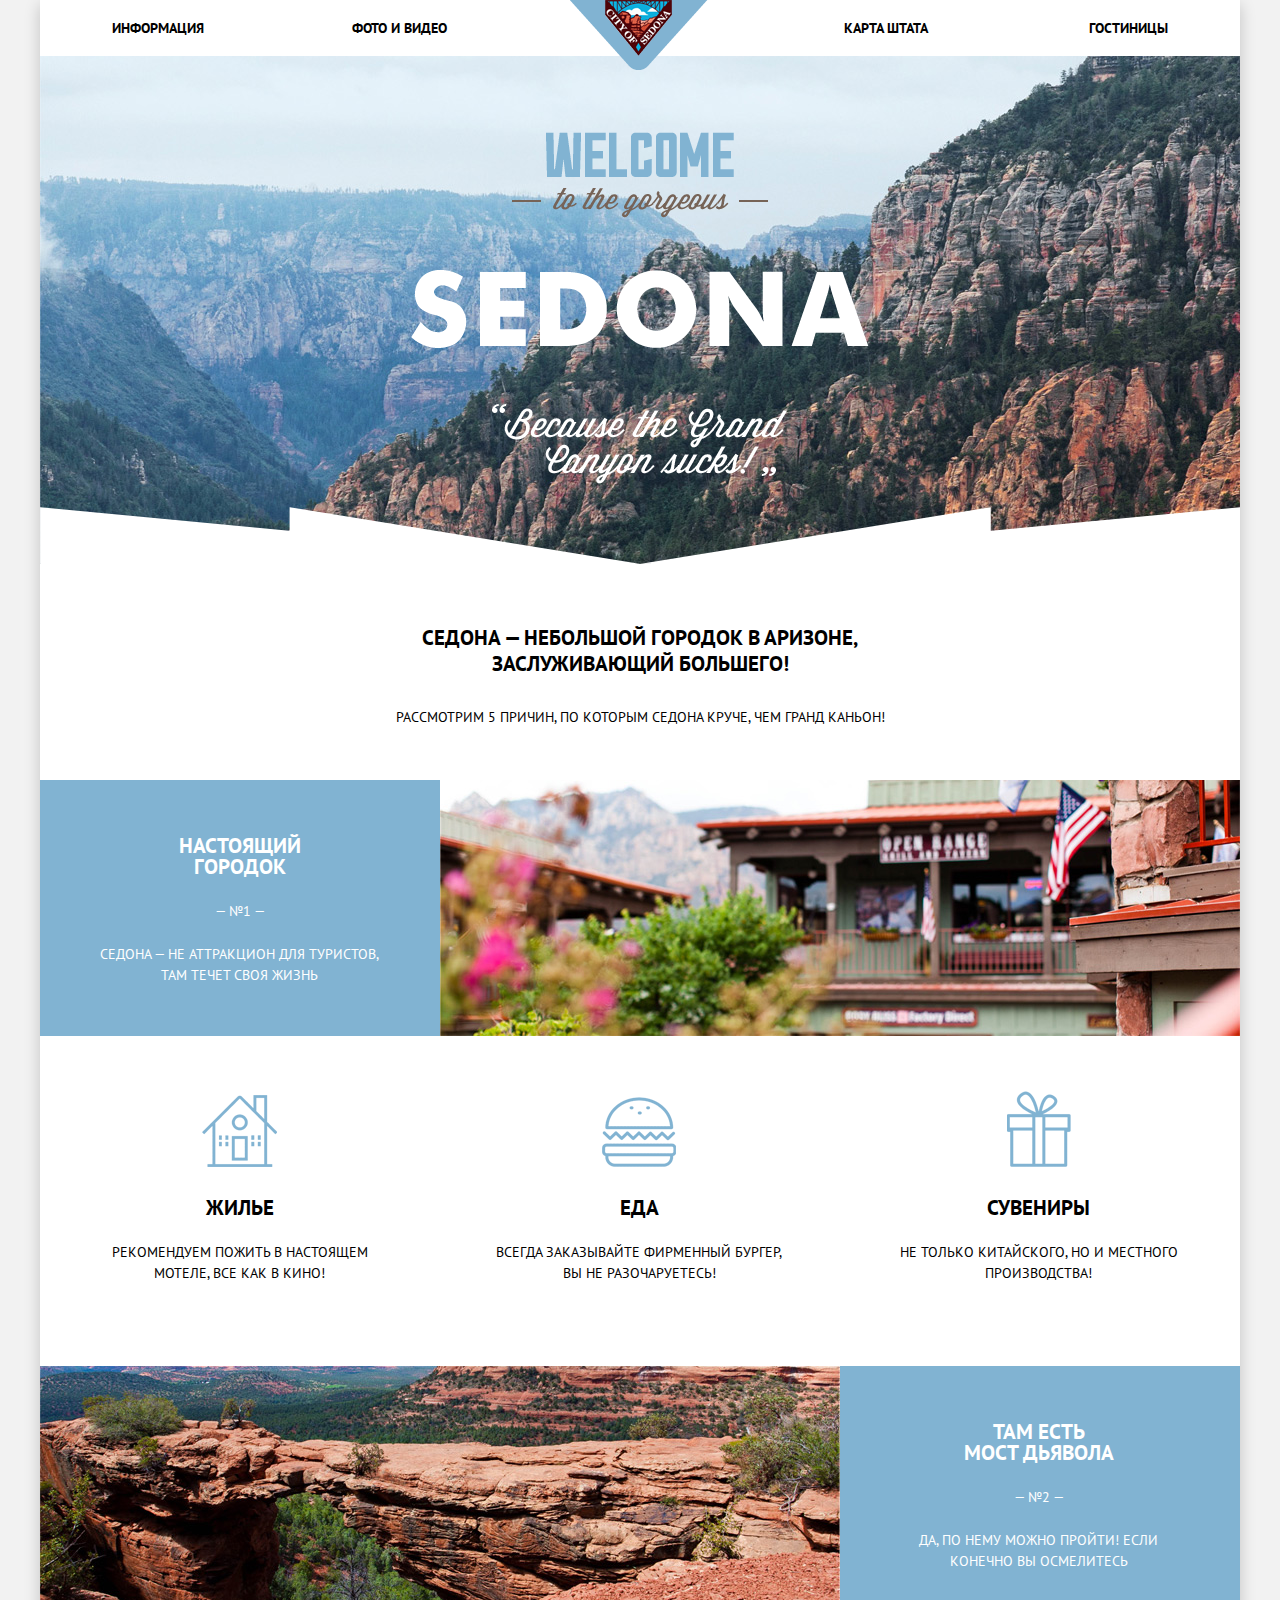
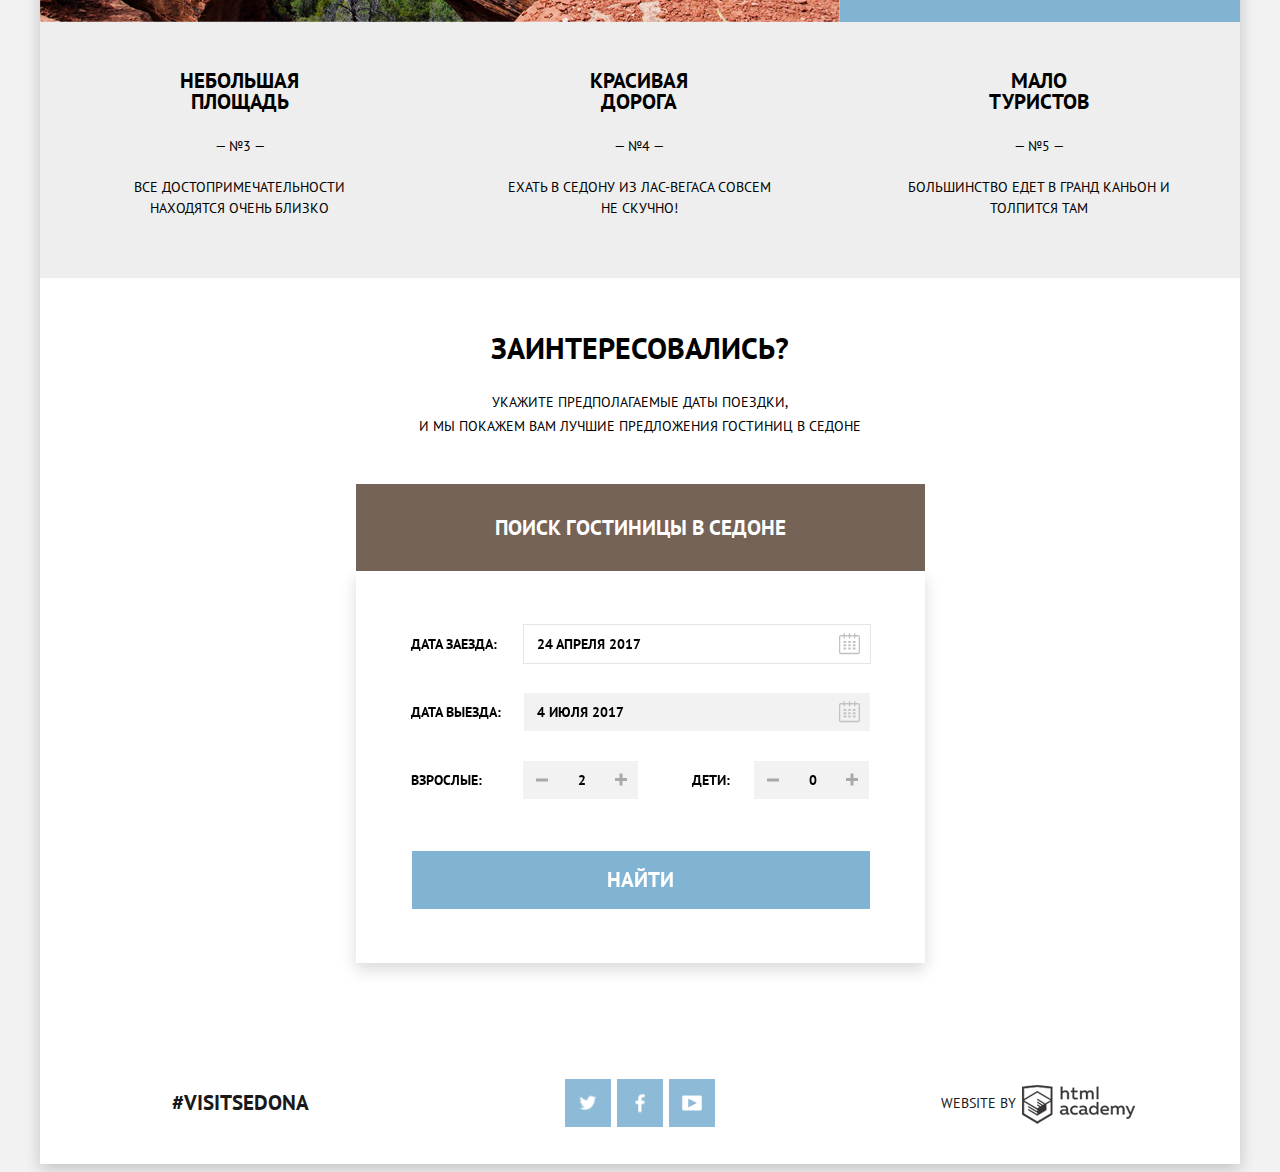
<file: index.html>
<!DOCTYPE html>
<html lang="ru">
	<head>
		<meta charset="utf-8">
		<title> HTML Academy: Седона </title>
		<link href="https://fonts.googleapis.com/css?family=PT+Sans&amp;subset=cyrillic,cyrillic-ext" rel="stylesheet">
		<link href="css/normalize.css" rel="stylesheet">
		<link href="css/style.min.css" rel="stylesheet">
	</head>
	<body>
		<div class="main-container">
			<header class="main-header">
				<nav class="main-navigation">
					<ul class="clearfix">
						<li>
							<a href="#"> Информация </a>
						</li>
						<li>
							<a href="hotels.html"> Гостиницы </a>
						</li>
						<li>
							<a href="#"> Фото и видео </a>
						</li>
						<li>
							<a href="#"> Карта штата </a>
						</li>
					</ul>
				</nav>
				<div class="index-logo">
					<img src="img/sedona-logo.png" width="138" height="70" alt="Логотип">
				</div>
			</header>

			<main class="main-content">
				<div class="index-background">
					<img  src="img/background-photo-5.jpg" width="1200" height="508" alt="Горы">
				</div>

				<p class="advertise">
				Седона &#8212; небольшой городок в Аризоне, 
				заслуживающий большего! </p>

				<p class="advertise-details">
				Рассмотрим 5 причин, по которым Седона круче, 
				чем Гранд Каньон! </p>

				<div class="block-blue clearfix">
					<div class="feature">
						<h2> Настоящий городок </h2>
						<span> &#8212; №1 &#8212; </span>
						<p> Седона &#8212; не аттракцион для туристов,
						там течет своя жизнь </p>
					</div>

					<div class="image">
						<img src="img/reason-1.jpg" width="800" height="256" alt="Изображение-1">
					</div>
				</div>

				<div class="recommendations clearfix">
					<div class="feature">
						<img src="img/house1.png" width="76" height="76" alt="Жилье">
						<h2> Жилье </h2>
						<p> Рекомендуем пожить в настоящем мотеле, все как в кино! </p>
					</div>
					<div class="feature">
						<img src="img/food1.png" width="76" height="76" alt="Еда">
						<h2> Еда </h2>
						<p> Всегда заказывайте фирменный бургер, вы не разочаруетесь! </p>
					</div>
					<div class="feature">
						<img src="img/souvenirs1.png" width="76" height="76" alt="Сувениры">
						<h2> Сувениры </h2>
						<p> Не только китайского, но и местного производства! </p>
					</div>
				</div>

				<div class="block-blue clearfix">
					<div class="image">
						<img src="img/reason-2.jpg" width="800" height="256" alt="Изображение-2">
					</div>
					<div class="feature">
						<h2> Там есть <br> мост дьявола </h2>
						<span> &#8212; №2 &#8212; </span>
						<p> Да, по нему можно пройти! Если конечно вы осмелитесь </p>
					</div>
				</div>

				<div class="block-gray clearfix">
					<div class="feature">
						<h2> Небольшая площадь </h2>
						<span> &#8212; №3 &#8212; </span>
						<p> Все достопримечательности находятся очень близко </p>
					</div>
					<div class="feature">
						<h2> Красивая дорога </h2>
						<span> &#8212; №4 &#8212; </span>
						<p> Ехать в Седону из Лас-Вегаса совсем не скучно! </p>
					</div>
					<div class="feature">
						<h2> Мало туристов </h2>
						<span> &#8212; №5 &#8212; </span>
						<p> Большинство едет в Гранд каньон и толпится там </p>
					</div>
				</div>
				<div class="order">
					<h2> Заинтересовались? </h2>
					<p> Укажите предполагаемые даты поездки, <br>
					и мы покажем вам лучшие предложения гостиниц в Седоне </p>
					<a class="search" href="popup.html"> Поиск гостиницы в Седоне </a>
				</div>

				<div class="map">
					<iframe class="hidden" src="https://www.google.com/maps/embed?pb=!1m18!1m12!1m3!1d839449.138613796!2d-111.82500800082938!3d34.72791908865979!2m3!1f0!2f0!3f0!3m2!1i1024!2i768!4f13.1!3m3!1m2!1s0x872da132f942b00d%3A0x5548c523fa6c8efd!2z0KHQtdC00L7QvdCwLCDQkNGA0LjQt9C-0L3QsCA4NjMzNiwg0KHQqNCQ!5e0!3m2!1sru!2sru!4v1487155406762" width="1200" height="593" style="border:0" allowfullscreen></iframe>

					<img src="img/map.jpg" width="1200" height="593" alt="Изображение карты">

					<form class="modal-order-form emergence" action="#" method="post">
						<div class="modal-block-long">
							<label class="modal-block-name" for="d-date-id">
								Дата заезда:
							</label>
							<input class="long" id="d-date-id" type="text" name="departure-date" value="24 апреля 2017">
							<button class="calendar" name="c" type="button"></button>
						</div>

						<div class="modal-block-long">
							<label class="modal-block-name" for="a-date-id">
								Дата выезда:
							</label>
							<input class="long" id="a-date-id" type="text" name="arrival-date" value="4 июля 2017">
							<button class="calendar" name="c" type="button"></button>
						</div>

						<div class="modal-block-short adults">
							<label class="modal-block-name" for="adults-id">
								Взрослые:
							</label>
 							<div class="people-quantity">
								<button class="p-quantity minus" name="m" type="button" title="Уменьшить количество"></button>
								<input class="short" id="adults-id" type="text" name="adults" value="2">
								<button class="p-quantity plus" name="p" type="button" title="Увеличить количество"></button>
							</div>
						</div>

						<div class="modal-block-short child">
							<label class="modal-block-name child-name" for="children-id">
								Дети:
							</label>
							<div class="people-quantity">
								<button class="p-quantity minus" name="m" type="button" title="Уменьшить количество"></button>
								<input class="short" id="children-id" type="text" name="children" value="0">
								<button class="p-quantity plus" name="p" type="button" title="Увеличить количество"></button>
							</div>
						</div>
						<button class="modal-search" type="submit"> Найти </button>
					</form>
				</div>
			</main>

			<footer class="main-footer footer-abs clearfix">
				<div class="footer-hashtag">
					<a href="#">#visitsedona</a>
				</div>
				<div class="footer-social">
					<a class="social-btn social-btn-tw" href="#"> Twitter </a>
					<a class="social-btn social-btn-fb" href="#"> Facebook </a>
					<a class="social-btn social-btn-yt" href="#"> YouTube </a>
				</div>
				<div class="footer-copyright">
					Website by
					<a class="btn" href="https://htmlacademy.ru">
						Ссылка на сайт HTML Academy
					</a>
				</div>
			</footer>

		</div>
		<script src="js/popup.min.js"></script>
	</body>
</html>
</file>
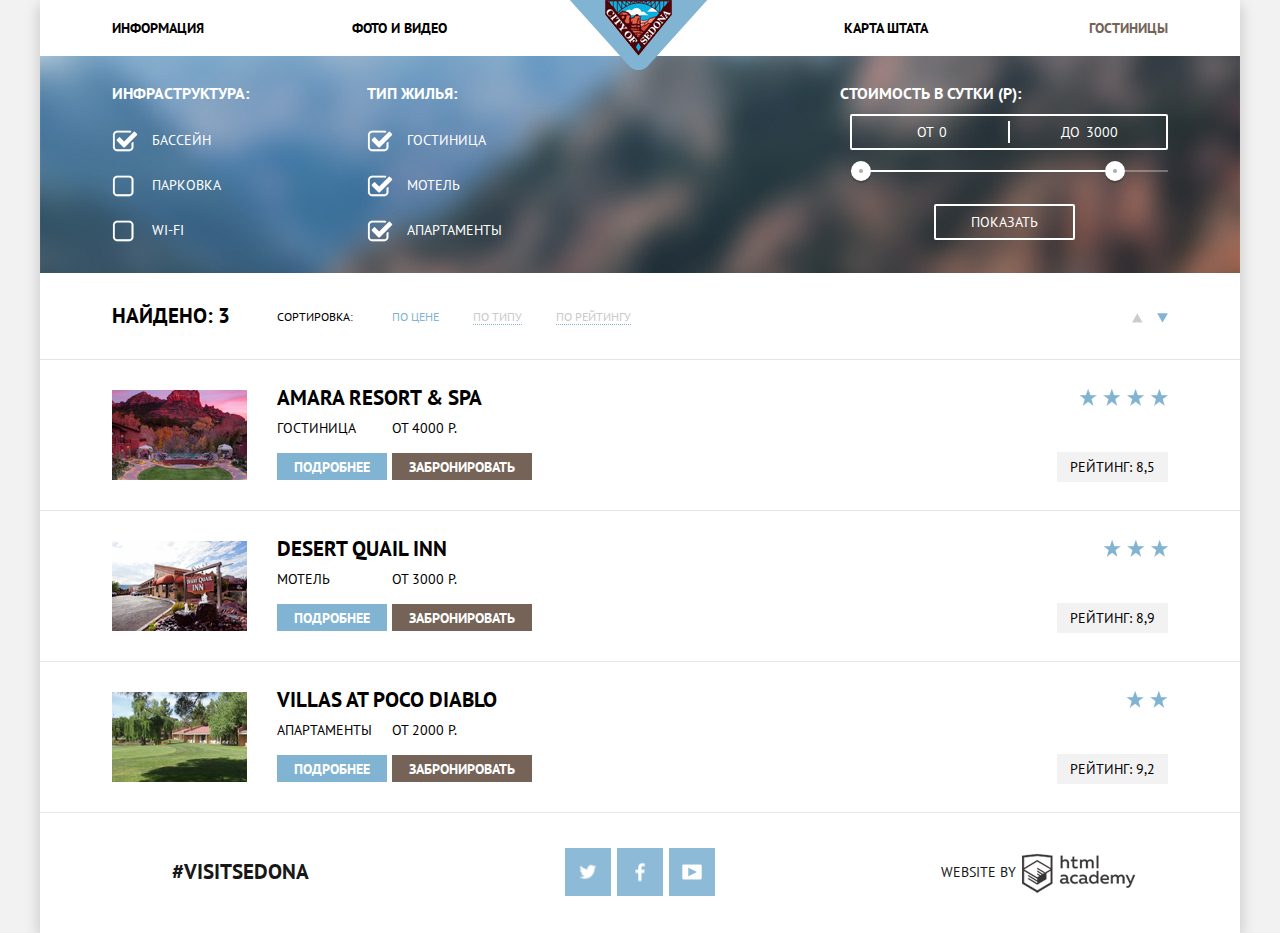
<file: hotels.html>
<!DOCTYPE html>
<html lang="ru">
	<head>
		<meta charset="utf-8">
		<title> HTML Academy: Седона </title>
		<link href="https://fonts.googleapis.com/css?family=PT+Sans&amp;subset=cyrillic,cyrillic-ext" rel="stylesheet">
		<link href="css/normalize.css" rel="stylesheet">
		<link href="css/style.min.css" rel="stylesheet">
	</head>
	<body>
		<div class="main-container">
			<header class="main-header">
				<nav class="main-navigation">
					<ul class="clearfix">
						<li>
							<a href="#"> Информация </a>
						</li>
						<li>
							<a class="main-navigation-active"> Гостиницы </a>
						</li>
						<li>
							<a href="#"> Фото и видео </a>
						</li>
						<li>
							<a href="#"> Карта штата </a>
						</li>
					</ul>
				</nav>
				<div class="index-logo">
					<a href="index.html">
						<img src="img/sedona-logo.png" width="138" height="70" alt="Логотип">
					</a>
				</div>
			</header>

			<main class="main-content">
				<form action="#" method="post" class="criteria clearfix">
					<div class="item-criterion">
						<h2> Инфраструктура: </h2>
						<input type="checkbox" name="pool" id="sw-pool" checked>
						<label for="sw-pool"> Бассейн </label>
						<input type="checkbox" name="parking" id="parking">
						<label for="parking"> Парковка </label>
						<input type="checkbox" name="wi-fi" id="w-f">
						<label for="w-f"> Wi-fi </label>
					</div>

					<div class="item-criterion">
						<h2> Тип жилья: </h2>
						<input type="checkbox" name="hotel" id="hotl" checked>
						<label for="hotl"> Гостиница </label>
						<input type="checkbox" name="motel" id="motl" checked>
						<label for="motl"> Мотель </label>
						<input type="checkbox" name="apartments" id="aprt" checked>
						<label for="aprt"> Апартаменты </label>
					</div>

					<div class="price-criterion">
						<h2> Стоимость в сутки (р): </h2>
						<div class="price-controls">
							<label class="min-price"> от 
								<input type="text" name="min-price" value="0">
							</label>
							<label class="max-price"> до 
								<input type="text" name="max-price" value="3000">
							</label>
						</div>
 						<div class="range-controls">
							<div class="scale">
								<div class="bar"></div>
							</div>
							<div class="range-toggle range-toggle-min"></div>
							<div class="range-toggle range-toggle-max"></div>
						</div>
						<button class="btn-transparent" type="submit"> Показать </button>
					</div>
				</form>

				<div class="filter clearfix">
					<h2 class="filter-quantity"> Найдено: 3 </h2>
					<ul class="filter-types">
						<li><a href="#" class="sort"> Сортировка: </a></li>
						<li><a href="#" class="type-active"> По цене </a></li>
						<li><a href="#"> По типу </a></li>
						<li><a href="#"> По рейтингу </a></li>
					</ul>

					<div class="switch">
						<a href="#" class="up"> Пролистать вверх </a>
						<a href="#" class="down active"> Пролистать вниз </a>
					</div>
				</div>

				<div class="hotel-card clearfix">
					<div class="hotel-picture">
						<img src="img/hotel-1.jpg" width="135" height="90" alt="Отель 1">
					</div>
					<div class="left-side">
						<h2>
							<a class="hotel-name" href="#"> Amara resort &amp; spa </a>
						</h2>
						<div class="hotel-info">
							<span class="type-price"> Гостиница </span>
							<a href="#" class="info-details"> Подробнее </a>
						</div>
						<div class="hotel-booking">
							<span class="type-price"> от 4000 р. </span>
							<a href="#" class="booking-details"> Забронировать </a>
						</div>
					</div>
					<div class="right-side">
						<div class="hotel-stars">
							<img src="img/4-stars.png" width="89" height="17" alt="Кол-во звезд">
						</div>
						<span class="hotel-raiting"> Рейтинг: 8,5 </span>
					</div>
				</div>

				<div class="hotel-card clearfix">
					<div class="hotel-picture">
						<img src="img/hotel-2.jpg" width="135" height="90" alt="Отель 2">
					</div>
					<div class="left-side">
						<h2>
							<a class="hotel-name" href="#"> Desert quail inn </a>
						</h2>
						<div class="hotel-info">
							<span class="type-price"> Мотель </span>
							<a href="#" class="info-details"> Подробнее </a>
						</div>
						<div class="hotel-booking">
							<span class="type-price"> от 3000 р. </span>
							<a href="#" class="booking-details"> Забронировать </a>
						</div>
					</div>
					<div class="right-side">
						<div class="hotel-stars">
							<img src="img/3-stars.png" width="65" height="17" alt="Кол-во звезд">
						</div>
						<span class="hotel-raiting"> Рейтинг: 8,9 </span>
					</div>
				</div>

				<div class="hotel-card clearfix">
					<div class="hotel-picture">
						<img src="img/hotel-3.jpg" width="135" height="90" alt="Отель 3">
					</div>
					<div class="left-side">
						<h2>
							<a class="hotel-name" href="#"> Villas at poco diablo </a>
						</h2>
						<div class="hotel-info">
							<span class="type-price"> Апартаменты </span>
							<a href="#" class="info-details"> Подробнее </a>
						</div>
						<div class="hotel-booking">
							<span class="type-price"> от 2000 р. </span>
							<a href="#" class="booking-details"> Забронировать </a>
						</div>
					</div>
					<div class="right-side">
						<div class="hotel-stars">
							<img src="img/2-stars.png" width="42" height="17" alt="Кол-во звезд">
						</div>
						<span class="hotel-raiting"> Рейтинг: 9,2 </span>
					</div>
				</div>

			</main>

			<footer class="main-footer clearfix">
				<div class="footer-hashtag">
					<a href="#"> #visitsedona </a>
				</div>
				<div class="footer-social">
					<a class="social-btn social-btn-tw" href="#"> Twitter </a>
					<a class="social-btn social-btn-fb" href="#"> Facebook </a>
					<a class="social-btn social-btn-yt" href="#"> YouTube </a>
				</div>
				<div class="footer-copyright">
					Website by
					<a class="btn" href="https://htmlacademy.ru">
						Ссылка на сайт HTML Academy
					</a>
				</div>
			</footer>
		</div>
	</body>
</html>
</file>
<file: css/style.min.css>
body{font-family:"PT Sans","Tahoma",sans-serif;font-size:14px;font-weight:400;line-height:26px;width:100%;margin:0;padding:0;text-align:center;text-transform:uppercase;background-color:#f2f2f2}.main-container{max-width:1200px;height:auto;margin:0 auto;background-color:#fff;box-shadow:0 5px 15px 0 rgba(0,0,0,.2)}.index-background,.main-container,.main-header{position:relative}.index-background img{width:1200px;height:508px}.index-background::after,.index-background::before{position:absolute;top:76px;left:371px;width:458px;height:352px;content:"";background-image:url(../img/welcome.png);background-repeat:no-repeat}.index-background::after{top:451px;left:0;width:1200px;height:57px;background-image:url(../img/angle.png)}.main-header{margin:0;padding:0 72px}.main-navigation ul{margin:0;padding:0;list-style:none}.main-navigation li{font-weight:700;width:240px;padding:15px 0;float:left;text-align:left}.main-navigation a{font-weight:700;text-decoration:none;color:#000}.main-navigation a:hover{color:#81b3d2}.main-navigation a:active{color:#cacaca}.main-navigation .main-navigation-active,.main-navigation .main-navigation-active:active,.main-navigation .main-navigation-active:hover{color:#766357}.main-navigation li:nth-child(2n){float:right;text-align:right}.index-logo{position:absolute;z-index:1;top:0;left:530px}.index-logo img{width:138px;height:70px}.main-content{margin:0;padding:0}.advertise{font-size:21px;font-weight:700;max-width:576px;margin:53px auto 27px;color:#000}.advertise-details{max-width:576px;margin:0 auto 50px}.feature{width:33.3%}.feature h2{font-size:21px;line-height:21px}.block-blue{min-height:256px;color:#fff;background-color:#81b3d2}.image{width:66.6%;max-height:256px}.image img{width:800px;height:256px}.block-blue .feature,.block-blue .image{float:left}.block-blue h2{margin-top:55px;margin-bottom:21px;padding:0 120px}.block-blue p{line-height:21px;margin-top:20px;margin-bottom:50px;padding:0 47px}.recommendations{min-height:330px}.recommendations img{width:76px;height:76px}.recommendations .feature{float:left;padding-top:55px}.recommendations h2{margin:22px 30px 24px}.recommendations p{line-height:21px;margin-bottom:82px;padding:0 55px}.block-gray,.order{position:relative;z-index:2}.block-gray{min-height:256px;padding-bottom:42px;background-color:#eee}.block-gray .feature{float:left}.block-gray h2{margin-top:48px;margin-bottom:21px;padding:0 130px}.block-gray p{line-height:21px;margin-top:18px;padding:0 60px}.order{padding-top:33px;background-color:#fff}.order h2{font-size:30px;font-weight:700;line-height:24px;margin-bottom:30px}.order p{line-height:24px;margin-bottom:46px}.order .search{font-size:21px;font-weight:700;line-height:25px;display:inline-block;width:569px;padding:31px 0;vertical-align:top;text-decoration:none;color:#fff;background-color:#766357}.modal-order-form{font-size:14px;font-weight:700;line-height:38px;position:absolute;z-index:1;top:0;left:316px;width:569px;min-height:390px;padding:54px 55px 0;text-align:left;background-color:#fff;box-shadow:0 7px 15px 0 rgba(0,0,0,.15)}@-webkit-keyframes emergence{0%{-webkit-transform:translateY(-400px);transform:translateY(-400px)}to{-webkit-transform:translateY(0);transform:translateY(0)}}@keyframes emergence{0%{transform:translateY(-400px)}to{transform:translateY(0)}}@-webkit-keyframes vanishing{0%{-webkit-transform:translateY(0);transform:translateY(0)}to{-webkit-transform:translateY(-400px);transform:translateY(-400px)}}@keyframes vanishing{0%{transform:translateY(0)}to{transform:translateY(-400px)}}.emergence,.vanishing{-webkit-animation-name:emergence;animation-name:emergence;-webkit-animation-duration:.5s;animation-duration:.5s}.vanishing{-webkit-animation-name:vanishing;animation-name:vanishing;-webkit-animation-fill-mode:forwards;animation-fill-mode:forwards}.modal-block-long{position:relative;min-height:38px;margin-bottom:30px}.modal-block-name,.modal-block-short{display:inline-block;vertical-align:top}.modal-block-short{max-width:227px;min-height:38px}.modal-block-name{font-weight:700;width:112px}.child-name{padding-left:50px}.calendar{position:absolute;top:8px;right:9px;display:block;width:22px;height:22px;border:none;background-color:transparent;background-image:url(../img/main-sprite.png);background-repeat:no-repeat;background-position:-137px -46px}.calendar:hover{background-position:-137px -8px}.calendar:active{background-position:-174px -8px}.long,.short{font:inherit;font-size:14px;line-height:28px;text-transform:uppercase;border:none}.long{right:0;float:right;width:346px;height:38px;padding-right:40px;padding-left:13px;background-color:#f2f2f2}.long:hover{background-color:#ebebeb}.long:focus{outline:1px solid #e5e5e5;background-color:#fff}.people-quantity{float:right;width:115px;height:38px;padding:0;background-color:#f2f2f2}.p-quantity,.short{display:inline-block;height:38px;vertical-align:top;background:#f2f2f2}.short{margin:0;padding-left:4px;text-align:center;color:#000;width:33px}.p-quantity{position:relative;width:37px;border:none}.p-quantity::after,.p-quantity::before{position:absolute;top:50%;left:50%;content:"";background-repeat:no-repeat}.minus::before,.plus::after,.plus::before{position:absolute;width:12px;height:3px;background-color:#a9a9a9}.minus::before{-webkit-transform:translate(-6px,-1.5px);transform:translate(-6px,-1.5px)}.minus:hover::before{background-color:#000}.minus:active::before{background-color:#81b3d2}.plus{margin-right:-5px}.plus::after,.plus::before{top:17px;left:13.5px;content:""}.plus::after{-webkit-transform:rotate(90deg);transform:rotate(90deg)}.plus:hover::after,.plus:hover::before{background-color:#000}.modal-search,.plus:active::after,.plus:active::before{background-color:#81b3d2}.modal-search{font:inherit;font-size:21px;font-weight:700;line-height:26px;display:block;width:458px;height:58px;margin:52px auto 54px;text-transform:uppercase;color:#fff;border:none}.modal-search:hover{cursor:pointer;background-color:#669ec0}.modal-search:focus{cursor:pointer;color:rgba(255,255,255,.3);background-color:#5496bd}.map{position:relative;height:593px;margin-bottom:0}.map img{width:1200px;height:593px}.hidden,.item-criterion input[type=checkbox]{display:none}.main-footer{width:1200px;min-height:120px;padding:0 72px;opacity:.9;background-color:#fff}.footer-abs{position:absolute;bottom:0}.footer-hashtag a{font-size:21px;font-weight:700;line-height:26px;text-decoration:none;color:#000}.footer-hashtag{float:left;width:256px;margin-right:173px;padding-top:46px}.footer-social{float:left;width:200px;margin-right:5px;padding-top:35px}.footer-copyright{float:right;max-width:422px;min-height:120px;padding-top:41px;padding-right:33px;text-align:right}.btn,.social-btn{font-size:0;display:inline-block}.btn,.btn:active,.btn:hover{background-image:url(../img/main-sprite.png)}.btn{margin-left:2px;background-repeat:no-repeat;width:113px;height:39px;vertical-align:middle;background-position:-8px -118px}.btn:active,.btn:hover{background-position:-8px -8px}.btn:active{background-position:-8px -63px}.social-btn{position:relative;width:46px;height:48px;margin-right:2px;vertical-align:top;text-decoration:none;background-color:#81b3d2}.social-btn:hover{background-color:#669ec0}.social-btn:active{background-color:#5496bd}.item-criterion input[type=checkbox]+label::before,.social-btn::before{position:absolute;top:50%;left:50%;content:"";background-image:url(../img/main-sprite.png);background-repeat:no-repeat}.social-btn-tw::before{width:17px;height:15px;-webkit-transform:translate(-8.5px,-7.5px);transform:translate(-8.5px,-7.5px);background-position:-179px -147px}.social-btn-fb:active::before,.social-btn-tw:active::before,.social-btn-yt:active::before{opacity:.3}.social-btn-fb::before{width:10px;height:19px;-webkit-transform:translate(-5px,-9.5px);transform:translate(-5px,-9.5px);background-position:-206px -112px}.social-btn-yt::before{width:20px;height:16px;-webkit-transform:translate(-10px,-8px);transform:translate(-10px,-8px);background-position:-62px -173px}.clearfix::after{display:table;clear:both;content:""}*,::after,::before{box-sizing:inherit}html{box-sizing:border-box}.criteria{min-height:217px;padding:14px 72px 0;color:#fff;background:#6e90ae url(../img/filter-background-3.jpg) no-repeat}.criteria h2{font-size:16px;line-height:21px}.item-criterion{float:left;width:255px;margin:0;padding:0;text-align:left;vertical-align:middle}.item-criterion h2{margin-bottom:26px}.item-criterion input[type=checkbox]+label{line-height:20px;position:relative;display:block;padding-bottom:25px;padding-left:40px;cursor:pointer}.item-criterion input[type=checkbox]+label::before{top:0;left:0;display:block;width:26px;height:22px;background-position:-174px -46px}.item-criterion input[type=checkbox]:checked+label::before{background-position:-137px -84px}.item-criterion input[type=checkbox]:disabled+label::before{background-position:-137px -122px}.item-criterion input[type=checkbox]:checked:disabled+label::before{background-position:-137px -160px}.price-criterion{float:right;width:328px;text-align:left}.price-criterion h2{margin-bottom:10px}.price-controls{font-size:0;position:relative;height:36px;margin-bottom:20px;margin-left:10px;border:2px solid #fff;border-radius:2px}.price-controls::after{position:absolute;top:50%;left:50%;width:2px;height:22px;content:"";-webkit-transform:translate(-50%,-50%);transform:translate(-50%,-50%);background:#fff}.price-controls label{font-size:14px;line-height:36px;display:inline-block;margin-top:-2px;cursor:pointer;vertical-align:top}.price-controls .max-price,.price-controls .min-price{width:157px;height:36px}.price-controls .min-price{padding-left:65px}.price-controls .max-price{padding-left:52px}.price-controls input{font:inherit;width:50px;height:34px;margin:0;color:inherit;border:none;background:0 0}.range-controls{position:relative;margin-bottom:32px;margin-left:11px}.range-controls .scale{height:2px;background:rgba(255,255,255,.3)}.range-controls .bar{width:80%;height:2px;background:#fff}.range-toggle{position:absolute;top:-9px;width:20px;height:20px;cursor:pointer;border:8px solid #fff;border-radius:50%;background:#ababab;box-shadow:0 2px 1px 0 rgba(0,1,1,.2)}.range-toggle:hover{background:#1c4f80}.range-toggle-min{left:0}.range-toggle-max{left:80%}.btn-transparent{font-size:14px;line-height:20px;display:block;margin:0 auto;padding:6px 35px;cursor:pointer;text-transform:uppercase;color:#fff;border:2px solid #fff;border-radius:2px;background:0 0}.btn-transparent:hover{color:#000;background:#fff}.hotel-card{min-height:151px;padding:0 72px;border-bottom:1px solid #e5e5e5}.filter-types a,.left-side .hotel-name{text-decoration:none;color:#000}.hotel-name:hover{color:#81b3d2}.hotel-name:active{color:#cacaca}.right-side{float:right;min-height:90px;margin-top:25px}.left-side{float:left;max-width:730px;min-height:100px;margin-top:27px}.hotel-booking,.hotel-info{float:left;width:113px;margin-right:2px;padding:0;text-align:left}.hotel-picture{float:left;max-height:90px;margin-top:30px;margin-right:30px}.hotel-picture img{width:135px;height:90px}.hotel-card h2{font-size:21px;line-height:21px;margin:0;padding-bottom:7px;text-align:left}.booking-details,.info-details{font-weight:700;position:relative;padding:4.5px 17px;text-decoration:none;color:#fff}.info-details{background-color:#81b3d2}.info-details:hover{background-color:#669ec0}.info-details:active{color:rgba(255,255,255,.3);background-color:#5496bd}.booking-details{background-color:#766357}.booking-details:hover{background-color:#604e43}.booking-details:active{color:rgba(255,255,255,.3);background-color:#503e33}.hotel-raiting,.type-price{display:inline-block;vertical-align:top}.type-price{min-width:113px;padding-bottom:12px}.hotel-raiting{margin-top:47px;padding:2px 13px;background-color:#f2f2f2}.hotel-stars{max-width:102px;height:17px;margin-top:3px;margin-left:10px;text-align:right}.filter{min-height:86px;padding:30px 72px;border-bottom:1px solid #e5e5e5}.filter ul{list-style:none}.filter-quantity{font-size:21px;line-height:26px;float:left;margin:0}.filter-types{float:left;max-width:730px;margin:0 100px 0 47px;padding:0;text-align:left}.filter .type-active,.filter .type-active:active,.filter .type-active:hover{color:#81b3d2;border:none}.filter-types a{font-size:12px;line-height:18px;color:#cacaca;border-bottom:1px dotted #81b3d2}.filter-types li:first-child{margin-right:35px}.filter-types li{display:inline-block;margin-right:30px;vertical-align:top}.filter-types li:last-child{margin-right:0}.filter-types a:hover{color:#81b3d2;border-bottom:1px dotted #81b3d2}.filter .sort,.filter .sort:active,.filter .sort:hover,.filter-types a:active{color:#000;border:none}.switch{float:right}.switch a{display:inline-block;margin-left:9px;vertical-align:middle}.switch .active{background-position:-206px -86px}.down,.up{font-size:0;width:11px;height:10px;background-image:url(../img/main-sprite.png);background-repeat:no-repeat}.up{padding-right:12px;background-position:-35px -173px}.up:hover{background-position:-212px -147px}.up:active{background-position:-8px -173px}.down{background-position:-179px -112px}.down:hover{background-position:-179px -86px}.down:active{background-position:-206px -86px}
</file>
